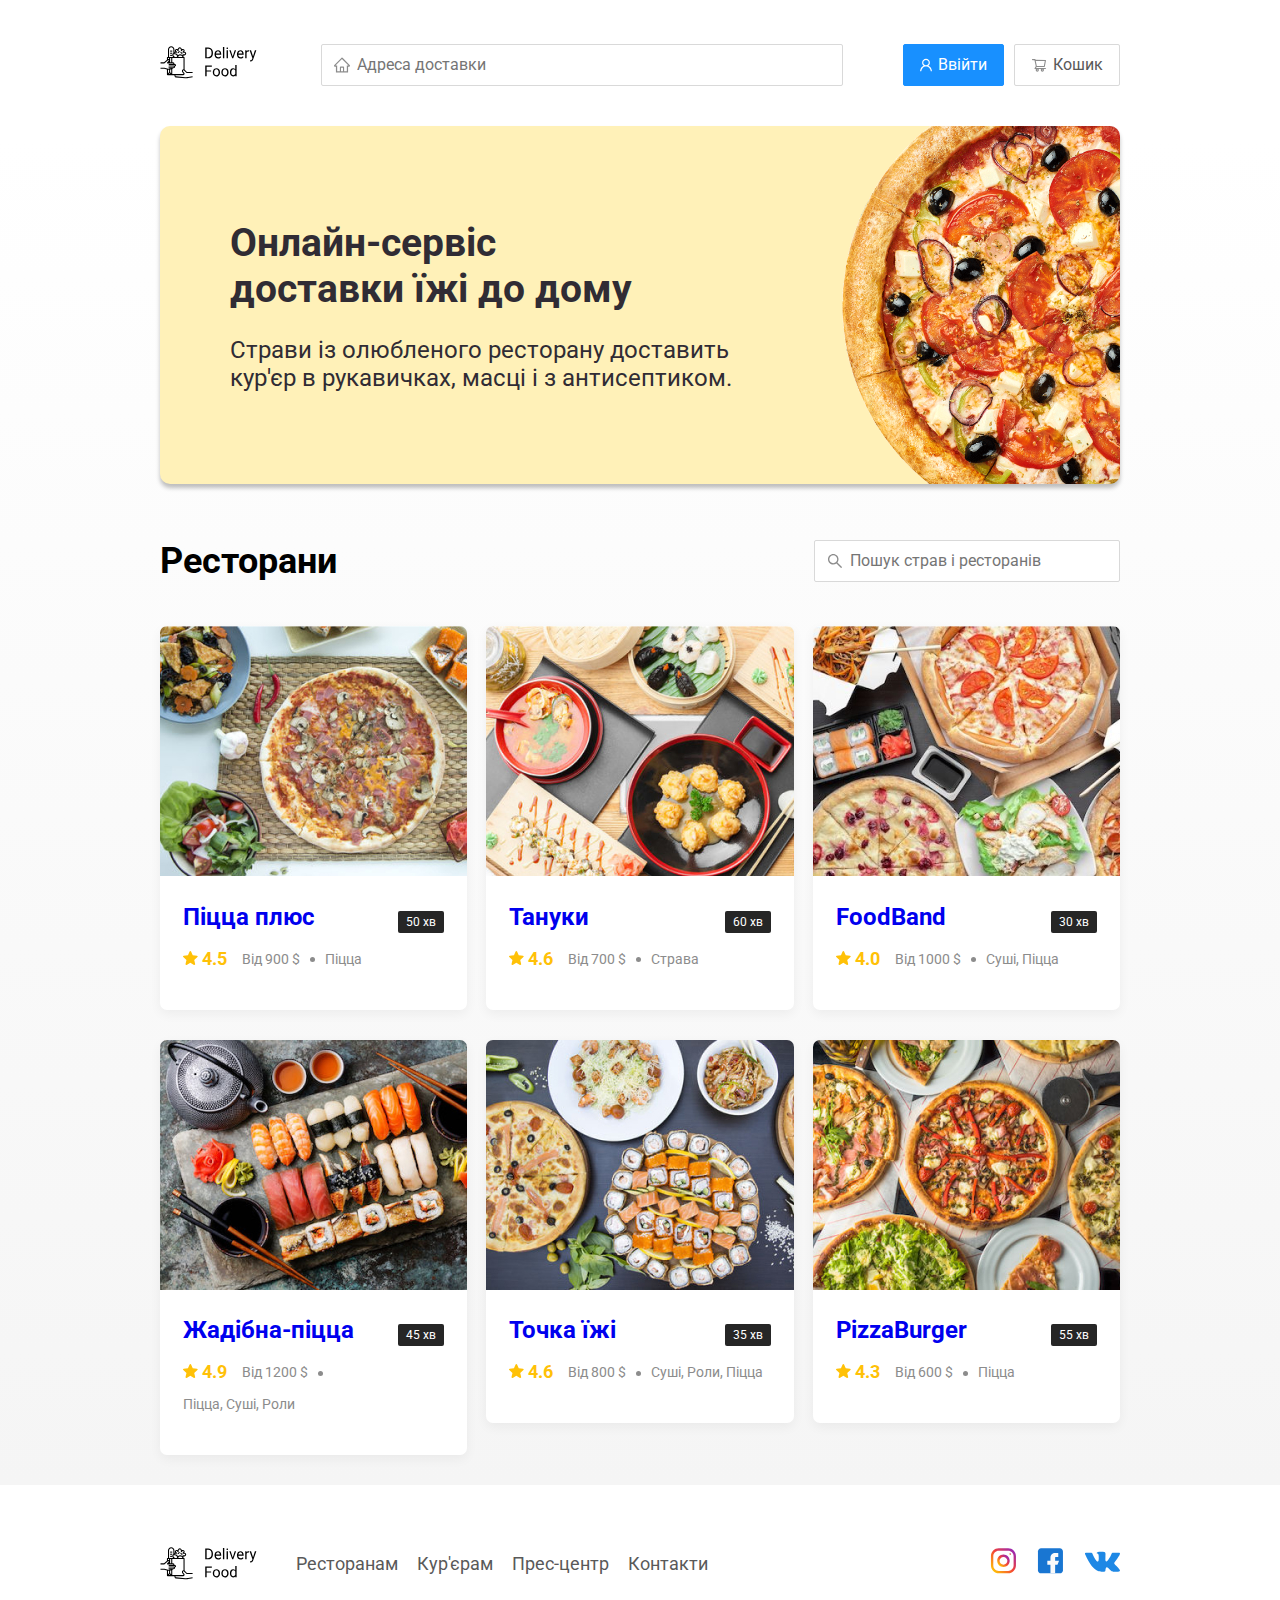
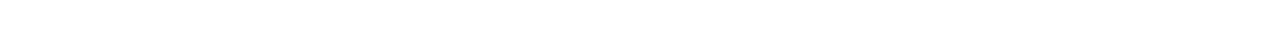
<file: index.html>
<!DOCTYPE html>
<html lang="ua">

<head>
    <meta charset="UTF-8" />
    <meta name="viewport" content="width=device-width, initial-scale=1.0" />
    <title>Delivery Food</title>
    <link href="https://fonts.googleapis.com/css?family=Roboto:400,700&display=swap&subset=cyrillic" rel="stylesheet" />
    <link rel="stylesheet" href="css/animate.css" />
    <link rel="stylesheet" href="css/normalize.css" />
    <link rel="stylesheet" href="css/style.css" />
</head>

<body>
    <div class="container">
        <!-- Шапка сайту -->
        <header class="header">
            <!-- Логотип -->
            <a href="index.html" class="logo">
                <img src="img/logo.svg" alt="Logo" />
            </a>
            <!-- Пошук -->
            <input type="text" class="input input-address" placeholder="Адреса доставки" />
            <!-- Кнопки -->
            <div class="buttons">
                <button class="button button-primary">
            <img src="img/Vector.svg" alt="Login" class="button-icon" />
            <span class="button-text">Ввійти</span>
          </button>
                <button class="button" id="cart-button">
            <img src="img/shopping-cart.svg" alt="Кошик" class="button-icon" />
            <span class="button-text">Кошик</span>
          </button>
            </div>
        </header>
    </div>
    <!-- ?/.container -->

    <main class="main">
        <div class="container">
            <section class="promo">
                <h1 class="promo-title">
                    Онлайн-сервіс <br /> доставки їжі до дому
                </h1>
                <p class="promo-text">
                    Страви із олюбленого ресторану доставить кур'єр в рукавичках, масці і з антисептиком.
                </p>
            </section>
            <!-- /.promo -->
            <section class="restaurants">
                <div class="section-heading">
                    <h2 class="section-title">Ресторани</h2>
                    <input type="text" class="input input-search" placeholder="Пошук страв і ресторанів" />
                </div>
                <div class="cards">
                    <a href="restaurant.html" class="card">
                        <img src="img/restaurans/image1.jpg" alt="Піцца плюс" class="card-image" />
                        <div class="card-text">
                            <div class="card-heading">
                                <h3 class="card-title">Піцца плюс</h3>
                                <span class="card-tag tag">50 хв</span>
                            </div>
                            <!-- /.card-heading -->
                            <div class="card-info">
                                <div class="rating">
                                    <img src="img/rating.svg" alt="rating" class="rating-star" /> 4.5
                                </div>
                                <span class="price">Від 900 $</span>
                                <span class="category">Піцца</span>
                            </div>
                            <!-- /.card-info -->
                        </div>
                        <!-- /.card-text -->
                    </a>
                    <!-- ?/.card1 -->

                    <a href="restaurant.html" class="card">
                        <img src="img/restaurans/image2.jpg" alt="Тануки" class="card-image" />
                        <div class="card-text">
                            <div class="card-heading">
                                <h3 class="card-title">Тануки</h3>
                                <span class="card-tag tag">60 хв</span>
                            </div>
                            <!-- /.card-heading -->
                            <div class="card-info">
                                <div class="rating">
                                    <img src="img/rating.svg" alt="rating" class="rating-star" /> 4.6
                                </div>
                                <span class="price">Від 700 $</span>
                                <span class="category">Страва</span>
                            </div>
                            <!-- /.card-info -->
                        </div>
                        <!-- /.card-text -->
                    </a>
                    <!-- ?/.card2 -->

                    <a href="restaurant.html" class="card">
                        <img src="img/restaurans/image3.jpg" alt="FoodBand" class="card-image" />
                        <div class="card-text">
                            <div class="card-heading">
                                <h3 class="card-title">FoodBand</h3>
                                <span class="card-tag tag">30 хв</span>
                            </div>
                            <!-- /.card-heading -->
                            <div class="card-info">
                                <div class="rating">
                                    <img src="img/rating.svg" alt="rating" class="rating-star" /> 4.0
                                </div>
                                <span class="price">Від 1000 $</span>
                                <span class="category">Суші, Піцца</span>
                            </div>
                            <!-- /.card-info -->
                        </div>
                        <!-- /.card-text -->
                    </a>
                    <!-- ?/.card3 -->

                    <a href="restaurant.html" class="card">
                        <img src="img/restaurans/image4.jpg" alt="Жадібна-піцца" class="card-image" />
                        <div class="card-text">
                            <div class="card-heading">
                                <h3 class="card-title">Жадібна-піцца</h3>
                                <span class="card-tag tag">45 хв</span>
                            </div>
                            <!-- /.card-heading -->
                            <div class="card-info">
                                <div class="rating">
                                    <img src="img/rating.svg" alt="rating" class="rating-star" /> 4.9
                                </div>
                                <span class="price">Від 1200 $</span>
                                <span class="category">Піцца, Суші, Роли</span>
                            </div>
                            <!-- /.card-info -->
                        </div>
                        <!-- /.card-text -->
                    </a>
                    <!-- ?/.card4 -->

                    <a href="restaurant.html" class="card">
                        <img src="img/restaurans/image5.jpg" alt="Точка їжі" class="card-image" />
                        <div class="card-text">
                            <div class="card-heading">
                                <h3 class="card-title">Точка їжі</h3>
                                <span class="card-tag tag">35 хв</span>
                            </div>
                            <!-- /.card-heading -->
                            <div class="card-info">
                                <div class="rating">
                                    <img src="img/rating.svg" alt="rating" class="rating-star" /> 4.6
                                </div>
                                <span class="price">Від 800 $</span>
                                <span class="category">Суші, Роли, Піцца</span>
                            </div>
                            <!-- /.card-info -->
                        </div>
                        <!-- /.card-text -->
                    </a>
                    <!-- ?/.card5 -->

                    <a href="restaurant.html" class="card">
                        <img src="img/restaurans/image6.jpg" alt="PizzaBurger" class="card-image" />
                        <div class="card-text">
                            <div class="card-heading">
                                <h3 class="card-title">PizzaBurger</h3>
                                <span class="card-tag tag">55 хв</span>
                            </div>
                            <!-- /.card-heading -->
                            <div class="card-info">
                                <div class="rating">
                                    <img src="img/rating.svg" alt="rating" class="rating-star" /> 4.3
                                </div>
                                <span class="price">Від 600 $</span>
                                <span class="category">Піцца</span>
                            </div>
                            <!--  /.card-info -->
                        </div>
                        <!-- /.card-text -->
                    </a>
                    <!-- ?/.card6 -->
                </div>
                <!-- /.cards -->
            </section>
            <!-- todo/.restaurants -->
        </div>
        <!-- ?/.container -->
    </main>
    <!-- ?.main -->

    <footer class="footer">
        <div class="container">
            <div class="footer-block">
                <img src="img/logo.svg" alt="logo" class="logo footer-logo" />
                <nav class="footer-nav">
                    <a href="#" class="footer-link">Ресторанам</a>
                    <a href="#" class="footer-link">Кур'єрам</a>
                    <a href="#" class="footer-link">Прес-центр</a>
                    <a href="#" class="footer-link">Контакти</a>
                </nav>
                <div class="social-links">
                    <a href="https://www.instagram.com/ruslanzoriichuk_ru13z/" class="social-link"><img src="img/icon/instagram.svg" alt="instagram" /></a>
                    <a href="https://www.facebook.com/profile.php?id=100007177806884" class="social-link"><img src="img/icon/facebook.svg" alt="facebook" /></a>
                    <a href="https://vk.com/ru13z" target="_blank" class="social-link"><img src="img/icon/vk.svg" alt="vk" /></a>
                </div>
                <!-- /.social-links -->
            </div>
            <!-- /.footer-block -->
        </div>
        <!-- !/.container -->
    </footer>
    <!-- ?/.footer -->
    <div class="modal">
        <div class="modal-dialog">
            <div class="modal-header">
                <h3 class="modal-title">
                    Корзина
                </h3>
                <button class="close">&times;</button>
            </div>
            <!-- !/.modal-header -->
            <div class="modal-body">
                <div class="food-row">
                    <span class="food-name">Рол вугр стандарт</span>
                    <strong class="food-price">250 $</strong>
                    <div class="food-counter">
                        <button class="counter-button">-</button>
                        <span class="counter">1</span>
                        <button class="counter-button">+</button>
                    </div>
                </div>
                <!-- todo/.foods-row -->
                <div class="food-row">
                    <span class="food-name">Рол вугр стандарт</span>
                    <strong class="food-price">250 $</strong>
                    <div class="food-counter">
                        <button class="counter-button">-</button>
                        <span class="counter">1</span>
                        <button class="counter-button">+</button>
                    </div>
                </div>
                <!-- todo/.foods-row -->
                <div class="food-row">
                    <span class="food-name">Рол вугр стандарт</span>
                    <strong class="food-price">250 $</strong>
                    <div class="food-counter">
                        <button class="counter-button">-</button>
                        <span class="counter">1</span>
                        <button class="counter-button">+</button>
                    </div>
                </div>
                <!-- todo/.foods-row -->
                <div class="food-row">
                    <span class="food-name">Рол вугр стандарт</span>
                    <strong class="food-price">250 $</strong>
                    <div class="food-counter">
                        <button class="counter-button">-</button>
                        <span class="counter">1</span>
                        <button class="counter-button">+</button>
                    </div>
                </div>
                <!-- todo/.foods-row -->
                <div class="food-row">
                    <span class="food-name">Рол вугр стандарт</span>
                    <strong class="food-price">250 $</strong>
                    <div class="food-counter">
                        <button class="counter-button">-</button>
                        <span class="counter">1</span>
                        <button class="counter-button">+</button>
                    </div>
                </div>
                <!-- todo/.foods-row -->
            </div>
            <!-- !/.modal-body -->
            <div class="modal-footer">
                <span class="modal-pricetag">1250 $</span>
                <div class="footer-buttons">
                    <button class="button button-primary">Оформити замовлення</button>
                    <button class="button">Відміна</button>
                </div>
            </div>
            <!-- !/.modal-footer -->
        </div>
        <!-- /.modal-dialog -->
    </div>
    <!-- ?/.modal -->
    <script src="js/wow.min.js"></script>
    <script src="js/script.js"></script>
</body>

</html>
</file>
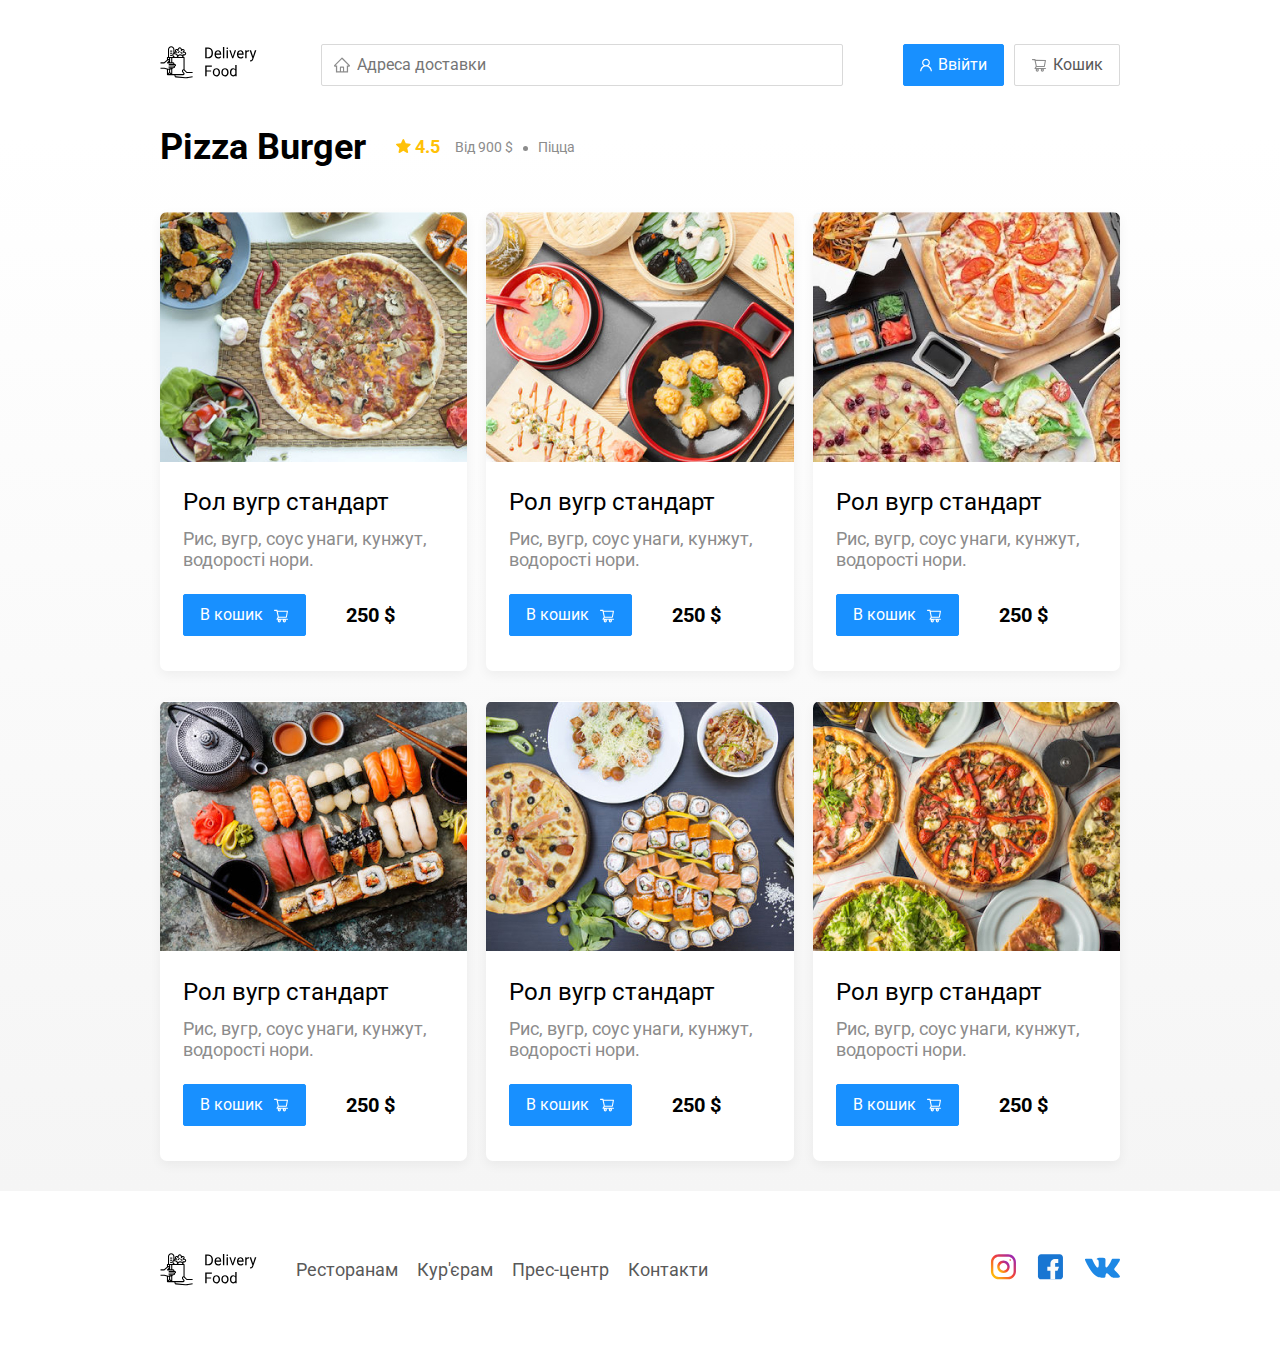
<file: restaurant.html>
<!DOCTYPE html>
<html lang="ua">

<head>
    <meta charset="UTF-8" />
    <meta name="viewport" content="width=device-width, initial-scale=1.0" />
    <title>Pizza Burger</title>
    <link href="https://fonts.googleapis.com/css?family=Roboto:400,700&display=swap&subset=cyrillic" rel="stylesheet" />
    <link rel="stylesheet" href="css/animate.css" />
    <link rel="stylesheet" href="css/normalize.css" />
    <link rel="stylesheet" href="css/style.css" />
</head>

<body>
    <div class="container">
        <!-- Шапка сайту -->
        <header class="header">
            <!-- Логотип -->
            <a href="index.html" class="logo">
                <img src="img/logo.svg" alt="Logo" />
            </a>
            <!-- Пошук -->
            <input type="text" class="input input-address" placeholder="Адреса доставки" />
            <!-- Кнопки -->
            <div class="buttons">
                <button class="button button-primary">
            <img src="img/Vector.svg" alt="Login" class="button-icon" />
            <span class="button-text">Ввійти</span>
          </button>
                <button class="button" id="cart-button">
            <img src="img/shopping-cart.svg" alt="Кошик" class="button-icon" />
            <span class="button-text">Кошик</span>
          </button>
            </div>
        </header>
    </div>
    <!-- ?/.container -->

    <main class="main">
        <div class="container">
            <section class="restaurants">
                <div class="section-heading">
                    <h2 class="section-title">Pizza Burger</h2>
                    <div class="card-info">
                        <div class="rating">
                            <img src="img/rating.svg" alt="rating" class="rating-star" /> 4.5
                        </div>
                        <span class="price">Від 900 $</span>
                        <span class="category">Піцца</span>
                    </div>
                    <!-- /.card-info -->
                </div>
                <div class="cards">
                    <div class="card wow fadeInUp" data-wow-delay="0.2s">
                        <img src="img/restaurans/image1.jpg" alt="Піцца плюс" class="card-image" />
                        <div class="card-text">
                            <div class="card-heading">
                                <h3 class="card-title card-title-reg">Рол вугр стандарт</h3>
                            </div>
                            <!-- /.card-heading -->
                            <div class="card-info">
                                <span class="ingredients">Рис, вугр, соус унаги, кунжут, водорості нори.</span
                  >
                </div>
                <!-- /.card-info -->
                <div class="card-buttons">
                  <button class="button button-primary">
                    <span class="button-card-text">В кошик</span>
                                <img src="img/shopping-cart-white.svg" alt="shopping-cart" class="card-button-image" />
                                </button>
                                <strong class="card-price-bold">250 $</strong>
                            </div>
                            <!-- /.card-buttons -->
                        </div>
                        <!-- /.card-text -->
                    </div>
                    <!-- ?/.card1 -->

                    <div class="card wow fadeInUp" data-wow-delay="0.4s">
                        <img src="img/restaurans/image2.jpg" alt="Тануки" class="card-image" />
                        <div class="card-text">
                            <div class="card-heading">
                                <h3 class="card-title card-title-reg">Рол вугр стандарт</h3>
                            </div>
                            <!-- /.card-heading -->
                            <div class="card-info">
                                <span class="ingredients">Рис, вугр, соус унаги, кунжут, водорості нори.</span
                  >
                </div>
                <!-- /.card-info -->
                <div class="card-buttons">
                  <button class="button button-primary">
                    <span class="button-card-text">В кошик</span>
                                <img src="img/shopping-cart-white.svg" alt="shopping-cart" class="card-button-image" />
                                </button>
                                <strong class="card-price-bold">250 $</strong>
                            </div>
                            <!-- /.card-buttons -->
                        </div>
                        <!-- /.card-text -->
                    </div>
                    <!-- ?/.card2 -->

                    <div class="card wow fadeInUp" data-wow-delay="0.6s">
                        <img src="img/restaurans/image3.jpg" alt="FoodBand" class="card-image" />
                        <div class="card-text">
                            <div class="card-heading">
                                <h3 class="card-title card-title-reg">Рол вугр стандарт</h3>
                            </div>
                            <!-- /.card-heading -->
                            <div class="card-info">
                                <span class="ingredients">Рис, вугр, соус унаги, кунжут, водорості нори.</span
                  >
                </div>
                <!-- /.card-info -->
                <div class="card-buttons">
                  <button class="button button-primary">
                    <span class="button-card-text">В кошик</span>
                                <img src="img/shopping-cart-white.svg" alt="shopping-cart" class="card-button-image" />
                                </button>
                                <strong class="card-price-bold">250 $</strong>
                            </div>
                            <!-- /.card-buttons -->
                        </div>
                        <!-- /.card-text -->
                    </div>
                    <!-- ?/.card3 -->

                    <div class="card wow fadeInUp" data-wow-delay="0.2s">
                        <img src="img/restaurans/image4.jpg" alt="Жадібна-піцца" class="card-image" />
                        <div class="card-text">
                            <div class="card-heading">
                                <h3 class="card-title card-title-reg">Рол вугр стандарт</h3>
                            </div>
                            <!-- /.card-heading -->
                            <div class="card-info">
                                <span class="ingredients">Рис, вугр, соус унаги, кунжут, водорості нори.</span
                  >
                </div>
                <!-- /.card-info -->
                <div class="card-buttons">
                  <button class="button button-primary">
                    <span class="button-card-text">В кошик</span>
                                <img src="img/shopping-cart-white.svg" alt="shopping-cart" class="card-button-image" />
                                </button>
                                <strong class="card-price-bold">250 $</strong>
                            </div>
                            <!-- /.card-buttons -->
                        </div>
                        <!-- /.card-text -->
                    </div>
                    <!-- ?/.card4 -->

                    <div class="card wow fadeInUp" data-wow-delay="0.4s">
                        <img src="img/restaurans/image5.jpg" alt="Точка їжі" class="card-image" />
                        <div class="card-text">
                            <div class="card-heading">
                                <h3 class="card-title card-title-reg">Рол вугр стандарт</h3>
                            </div>
                            <!-- /.card-heading -->
                            <div class="card-info">
                                <span class="ingredients">Рис, вугр, соус унаги, кунжут, водорості нори.</span
                  >
                </div>
                <!-- /.card-info -->
                <div class="card-buttons">
                  <button class="button button-primary">
                    <span class="button-card-text">В кошик</span>
                                <img src="img/shopping-cart-white.svg" alt="shopping-cart" class="card-button-image" />
                                </button>
                                <strong class="card-price-bold">250 $</strong>
                            </div>
                            <!-- /.card-buttons -->
                        </div>
                        <!-- /.card-text -->
                    </div>
                    <!-- ?/.card5 -->

                    <div class="card wow fadeInUp" data-wow-delay="0.6s">
                        <img src="img/restaurans/image6.jpg" alt="PizzaBurger" class="card-image" />
                        <div class="card-text">
                            <div class="card-heading">
                                <h3 class="card-title card-title-reg">Рол вугр стандарт</h3>
                            </div>
                            <!-- /.card-heading -->
                            <div class="card-info">
                                <span class="ingredients">Рис, вугр, соус унаги, кунжут, водорості нори.</span
                  >
                </div>
                <!-- /.card-info -->
                <div class="card-buttons">
                  <button class="button button-primary">
                    <span class="button-card-text">В кошик</span>
                                <img src="img/shopping-cart-white.svg" alt="shopping-cart" class="card-button-image" />
                                </button>
                                <strong class="card-price-bold">250 $</strong>
                            </div>
                            <!-- /.card-buttons -->
                        </div>
                        <!-- /.card-text -->
                    </div>
                    <!-- ?/.card6 -->
                </div>
                <!-- /.cards -->
            </section>
            <!-- todo/.restaurants -->
        </div>
        <!-- ?/.container -->
    </main>
    <!-- ?.main -->

    <footer class="footer">
        <div class="container">
            <div class="footer-block">
                <img src="img/logo.svg" alt="logo" class="logo footer-logo" />
                <nav class="footer-nav">
                    <a href="#" class="footer-link">Ресторанам</a>
                    <a href="#" class="footer-link">Кур'єрам</a>
                    <a href="#" class="footer-link">Прес-центр</a>
                    <a href="#" class="footer-link">Контакти</a>
                </nav>
                <div class="social-links">
                    <a href="https://www.instagram.com/ruslanzoriichuk_ru13z/" class="social-link"><img src="img/icon/instagram.svg" alt="instagram" /></a>
                    <a href="https://www.facebook.com/profile.php?id=100007177806884" class="social-link"><img src="img/icon/facebook.svg" alt="facebook" /></a>
                    <a href="https://vk.com/ru13z" target="_blank" class="social-link"><img src="img/icon/vk.svg" alt="vk" /></a>
                </div>
                <!-- /.social-links -->
            </div>
            <!-- /.footer-block -->
        </div>
        <!-- !/.container -->
    </footer>
    <!-- ?/.footer -->

    <div class="modal">
        <div class="modal-dialog">
            <div class="modal-header">
                <h3 class="modal-title">
                    Корзина
                </h3>
                <button class="close">&times;</button>
            </div>
            <!-- !/.modal-header -->
            <div class="modal-body">
                <div class="food-row">
                    <span class="food-name">Рол вугр стандарт</span>
                    <strong class="food-price">250 $</strong>
                    <div class="food-counter">
                        <button class="counter-button">-</button>
                        <span class="counter">1</span>
                        <button class="counter-button">+</button>
                    </div>
                </div>
                <!-- todo/.foods-row -->
                <div class="food-row">
                    <span class="food-name">Рол вугр стандарт</span>
                    <strong class="food-price">250 $</strong>
                    <div class="food-counter">
                        <button class="counter-button">-</button>
                        <span class="counter">1</span>
                        <button class="counter-button">+</button>
                    </div>
                </div>
                <!-- todo/.foods-row -->
                <div class="food-row">
                    <span class="food-name">Рол вугр стандарт</span>
                    <strong class="food-price">250 $</strong>
                    <div class="food-counter">
                        <button class="counter-button">-</button>
                        <span class="counter">1</span>
                        <button class="counter-button">+</button>
                    </div>
                </div>
                <!-- todo/.foods-row -->
                <div class="food-row">
                    <span class="food-name">Рол вугр стандарт</span>
                    <strong class="food-price">250 $</strong>
                    <div class="food-counter">
                        <button class="counter-button">-</button>
                        <span class="counter">1</span>
                        <button class="counter-button">+</button>
                    </div>
                </div>
                <!-- todo/.foods-row -->
                <div class="food-row">
                    <span class="food-name">Рол вугр стандарт</span>
                    <strong class="food-price">250 $</strong>
                    <div class="food-counter">
                        <button class="counter-button">-</button>
                        <span class="counter">1</span>
                        <button class="counter-button">+</button>
                    </div>
                </div>
                <!-- todo/.foods-row -->
            </div>
            <!-- !/.modal-body -->
            <div class="modal-footer">
                <span class="modal-pricetag">1250 $</span>
                <div class="footer-buttons">
                    <button class="button button-primary">Оформити замовлення</button>
                    <button class="button">Відміна</button>
                </div>
            </div>
            <!-- !/.modal-footer -->
        </div>
        <!-- /.modal-dialog -->
    </div>
    <!-- ?/.modal -->
    <script src="js/wow.min.js"></script>
    <script src="js/script.js"></script>
</body>

</html>
</file>
<file: css/style.css>
* {
    box-sizing: border-box;
}

body {
    font-family: "Roboto", sans-serif;
    padding-top: 44px;
}

.container {
    /* border: 1px solid red; */
    max-width: 1200px;
    margin: auto;
}

.header {
    display: flex;
    align-items: center;
    justify-content: space-between;
    margin-bottom: 40px;
}

.input {
    background: #ffffff;
    border: 1px solid #d9d9d9;
    border-radius: 2px;
    font-size: 16px;
    line-height: 24px;
    padding: 8px;
    padding-left: 35px;
    background-repeat: no-repeat;
    background-position: left 11px center;
}

.input-address {
    flex: 0.8;
    background-image: url(../img/home.svg);
}

.input-search {
    width: 306px;
    background-image: url(../img/search.svg);
    margin-left: auto;
}

.buttons {
    display: flex;
    align-items: center;
}

.button {
    display: flex;
    align-items: center;
    padding: 8px 16px;
    background: #ffffff;
    border: 1px solid #d9d9d9;
    box-shadow: 0px 0px 2px rgba(0, 0, 0, 0.0015);
    border-radius: 2px;
    color: #595959;
    font-size: 16px;
    line-height: 24px;
}

.button-primary {
    background-color: #1890ff;
    border: 1px solid #1890ff;
    color: #ffffff;
    margin-right: 10px;
}

.button-icon {
    margin-right: 6px;
}

.button-card-text {
    margin-right: 10px;
}

.promo {
    box-shadow: 0px 4px 4px rgba(0, 0, 0, 0.25);
    background: #fff1b8 url(../img/promo-img.jpeg) no-repeat top -100px right -247px / 924px;
    border-radius: 10px;
    padding: 68px 70px;
    color: #302c34;
    margin-bottom: 56px;
}

.promo-title {
    font-style: normal;
    font-weight: bold;
    font-size: 39px;
    line-height: 46px;
    margin-bottom: 15px;
}

.promo-text {
    max-width: 538px;
    font-weight: normal;
    font-size: 24px;
    line-height: 28px;
}

.main {
    background: linear-gradient( 180deg, rgba(245, 245, 245, 0) 1.04%, #f5f5f5 100%);
}

.section-heading {
    display: flex;
    align-items: center;
    margin-bottom: 44px;
}

.section-title {
    font-style: normal;
    font-weight: bold;
    font-size: 36px;
    line-height: 42px;
    margin: 0;
    color: #000000;
    margin-right: 30px;
}

.cards {
    display: flex;
    align-items: flex-start;
    justify-content: space-between;
    flex-wrap: wrap;
}

.card {
    background: #ffffff;
    box-shadow: 0px 4px 12px rgba(0, 0, 0, 0.05);
    border-radius: 7px;
    overflow: hidden;
    margin-bottom: 30px;
    flex-basis: 32%;
    text-decoration: none;
}

.card-image {
    width: 384px;
    height: 250px;
    object-fit: cover;
}

.card-text {
    padding-top: 20px;
    padding-bottom: 35px;
    padding-left: 23px;
    padding-right: 23px;
}

.card-heading {
    display: flex;
    align-items: center;
    justify-content: space-between;
}

.card-title {
    margin: 0;
    font-style: normal;
    font-weight: bold;
    font-size: 24px;
    line-height: 32px;
    margin-bottom: 10px;
}

.card-title-reg {
    font-weight: 400;
}

.card-tag {
    font-style: normal;
    font-weight: normal;
    font-size: 12px;
    line-height: 20px;
    color: #ffffff;
    background: #262626;
    border-radius: 2px;
    padding: 1px 8px;
}

.card-info {
    display: flex;
    align-items: center;
    flex-wrap: wrap;
}

.card-buttons {
    display: flex;
    align-items: center;
    margin-top: 24px;
}

.card-price-bold {
    font-weight: bold;
    font-size: 20px;
    line-height: 32px;
    margin-left: 30px;
}

.rating {
    margin-right: 26px;
    color: #ffc107;
    font-weight: bold;
    font-size: 18px;
    line-height: 32px;
}

.price,
.category {
    color: #8c8c8c;
    font-size: 18px;
    line-height: 32px;
}

.ingredients {
    color: #8c8c8c;
    font-size: 18px;
    line-height: 21px;
}

.category {
    text-overflow: ellipsis;
    overflow: hidden;
    white-space: nowrap;
    max-width: 150px;
}

.price {
    margin-right: 10px;
    /* text-overflow: ellipsis;
    overflow: hidden;
    white-space: nowrap; */
}

.price::after {
    content: "";
    width: 5px;
    height: 5px;
    background-color: #8c8c8c;
    display: inline-block;
    border-radius: 50%;
    vertical-align: middle;
    margin-left: 10px;
}

.footer {
    padding: 60px 0;
}

.footer-block {
    display: flex;
    align-items: center;
    justify-content: space-between;
}

.footer-nav {
    margin-left: 35px;
    margin-right: auto;
}

.footer-link {
    display: inline-block;
    color: #595959;
    font-style: normal;
    font-weight: normal;
    font-size: 18px;
    line-height: 21px;
    text-decoration: none;
}

.footer-link:not(:last-child) {
    margin-right: 15px;
}

.social-links {
    display: flex;
    align-items: center;
}

.social-link:not(:last-child) {
    margin-right: 21px;
}

.modal {
    position: fixed;
    left: 0;
    top: 0;
    width: 100%;
    height: 100%;
    background: rgba(0, 0, 0, 0.4);
    display: none;
}

.is-open {
    display: flex;
}

.modal-dialog {
    max-width: 780px;
    width: 95%;
    background: #ffffff;
    border-radius: 5px;
    margin: auto;
    padding: 40px 45px;
}

.modal-header {
    display: flex;
    align-items: center;
    justify-content: space-between;
    margin-bottom: 45px;
}

.modal-title {
    margin: 0;
    font-weight: bold;
    font-size: 36px;
    line-height: 42px;
}

.close {
    font-size: 36px;
    border: none;
    background-color: transparent;
}

.modal-body {
    margin-bottom: 52px;
}

.food-row {
    display: flex;
    align-items: flex-start;
    justify-content: space-between;
    padding-bottom: 8px;
    border-bottom: 1px solid #d9d9d9;
    margin-bottom: 15px;
}

.food-name {
    font-weight: normal;
    font-size: 18px;
    line-height: 32px;
}

.food-price {
    margin-left: auto;
    margin-right: 47px;
    font-weight: bold;
    font-size: 20px;
    line-height: 32px;
}

.food-counter {
    display: flex;
    align-items: center;
}

.counter-button {
    display: flex;
    align-items: center;
    justify-content: center;
    width: 39px;
    height: 32px;
    background: #ffffff;
    border: 1px solid #40a9ff;
    box-sizing: border-box;
    border-radius: 2px;
    font-weight: normal;
    font-size: 14px;
    line-height: 22px;
    color: #40a9ff;
    cursor: pointer;
}

.counter {
    font-size: 16px;
    line-height: 24px;
    margin-left: 10px;
    margin-right: 10px;
}

.modal-footer {
    display: flex;
    align-items: center;
    justify-content: space-between;
}

.footer-buttons {
    display: flex;
    align-items: center;
}

.modal-pricetag {
    background: #262626;
    border-radius: 5px;
    color: #ffffff;
    padding: 15px 20px;
    font-size: 20px;
    line-height: 23px;
}


/*!-----    responsive   ---- */

@media (max-width: 1366px) {
    .container {
        max-width: 960px;
    }
    .promo {
        background-position: center right -300px;
        background-size: 700px;
    }
    .rating {
        margin-right: 15px;
    }
    .category,
    .price {
        font-size: 14px;
    }
}

@media (max-width: 992px) {
    .container {
        max-width: 750px;
    }
    .promo {
        padding: 50px;
        background-size: 500px;
        background-position: center right -200px;
    }
    .promo-text {
        font-size: 18px;
        max-width: 400px;
    }
    .card {
        flex-basis: 49%;
    }
    .footer-link {
        font-size: 16px;
    }
}

@media (max-width: 768px) {
    .container {
        max-width: 560px;
    }
    .card-info {
        flex-wrap: wrap;
    }
    .card .rating {
        flex-basis: 100%;
    }
    .card-title {
        font-size: 18px;
    }
    .promo {
        background-size: 400px;
        background-position: bottom 50px right -200px;
    }
    .promo-title {
        font-size: 24px;
        line-height: 1.4;
    }
    .promo-text {
        margin-top: 0;
    }
}

@media (max-width: 578px) {
    .container {
        width: 90%;
    }
    .header {
        flex-wrap: wrap;
    }
    .input-address {
        margin-top: 15px;
        order: 5;
        flex: 1;
    }
    .promo {
        background-image: none;
    }
    .promo-title {
        margin-bottom: 10px;
    }
    .section-title {
        font-size: 20px;
    }
    .card {
        flex-basis: 100%;
    }
    .card-image {
        width: 100%;
    }
    .footer {
        padding: 30px 0;
    }
    .footer-block {
        align-items: flex-start;
    }
    .footer-nav {
        margin-left: 0;
        margin-right: 0;
        order: 0;
        display: flex;
        flex-direction: column;
    }
    .footer-logo {
        margin-right: 15px;
        order: 1;
    }
    .social-links {
        order: 2;
    }
}

@media (max-width: 480px) {
    .button-text {
        display: none;
    }
    .button {
        min-height: 40px;
    }
    .button-icon {
        margin-right: 0;
    }
    .promo {
        padding: 20px;
    }
    .section-heading {
        flex-wrap: wrap;
    }
    .footer-block {
        flex-wrap: wrap;
        flex-direction: column;
        align-items: center;
    }
    .footer-logo {
        order: 0;
        margin-bottom: 20px;
    }
    .footer-nav {
        margin-bottom: 20px;
        text-align: center;
    }
    .footer-link:not(:last-child) {
        margin-right: 0;
    }
}
</file>
